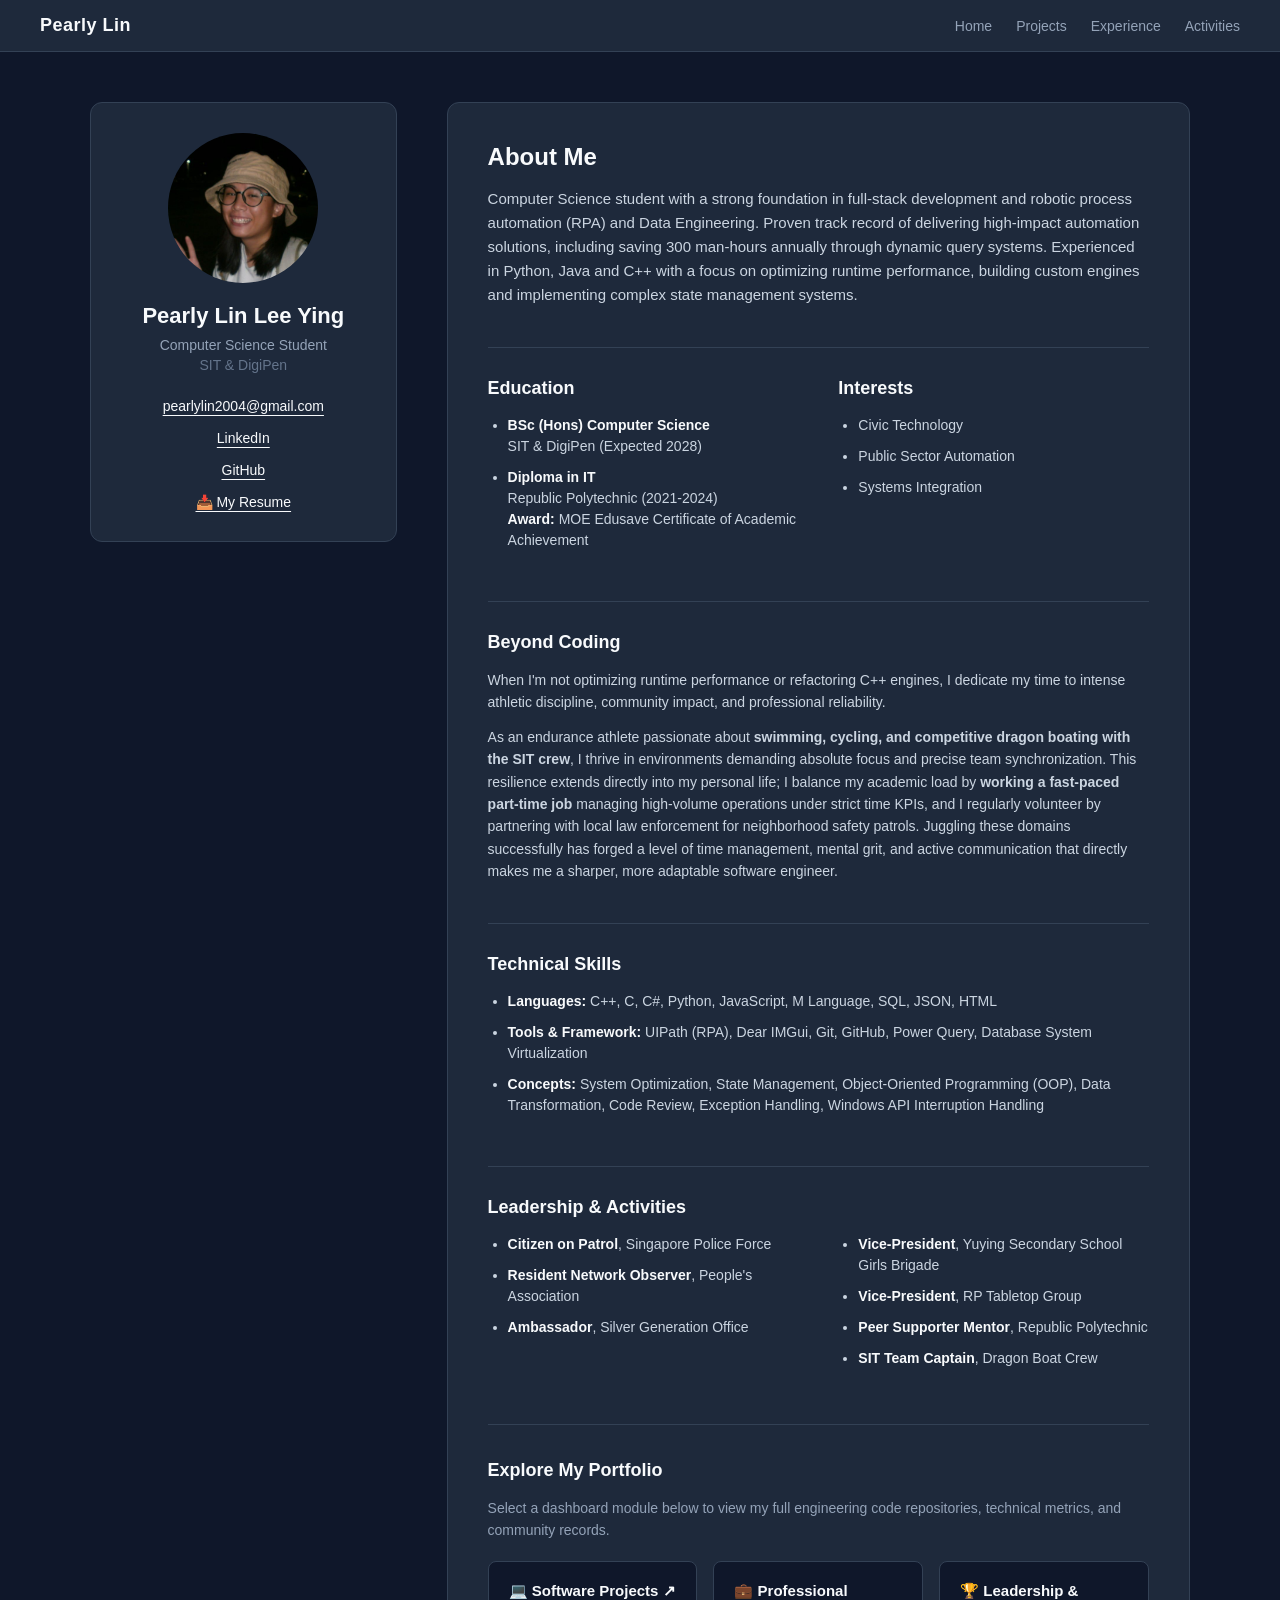
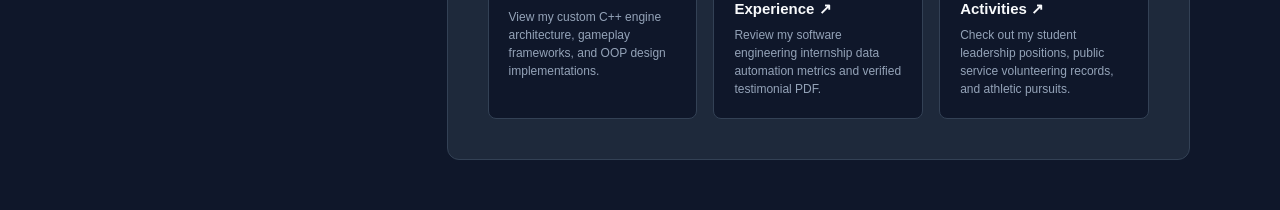
<file: index.html>
<!DOCTYPE html>
<html lang="en">
<head>
    <meta charset="UTF-8">
    <meta name="viewport" content="width=device-width, initial-scale=1.0">
    <title>Pearly Lin | Portfolio</title>
    <link rel="stylesheet" href="style.css">
</head>
<body>

    <nav class="top-navbar">
        <div class="nav-logo">
            <span>Pearly Lin</span>
        </div>
        <ul class="nav-links">
            <li><a href="index.html">Home</a></li>
            <li><a href="projects.html">Projects</a></li>
            <li><a href="experience.html" class="active">Experience</a></li>
            <li><a href="activities.html">Activities</a></li>
        </ul>
    </nav>

    <div id="home-section" class="portfolio-container">
        <aside class="sidebar">
            <img src="profile.jpeg" alt="Pearly Lin" class="profile-img">
            <h2>Pearly Lin Lee Ying</h2>
            <p class="title">Computer Science Student</p>
            <p class="organization">SIT & DigiPen</p>
            
            <div class="social-icons">
                <div class="email-container">
                    <span onclick="copyEmail()" id="email-text" class="email-display" data-tooltip="Click to Copy">
                        pearlylin2004@gmail.com
                    </span>
                </div>
                <div class="linkedin-container">
                    <a href="https://linkedin.com/in/pearly-lin" target="_blank" rel="noopener noreferrer" id="linkedin-text" class="linkedin-display" data-tooltip="LinkedIn Profile">LinkedIn</a>
                </div>
                <div class="github-container">
                    <a href="https://github.com/pearlylin2004" target="_blank" rel="noopener noreferrer" id="github-text" class="github-display" data-tooltip="GitHub Profile">GitHub</a>
                </div>
                <div class="download-container">
                    <a href="PearlyLin_Resume.pdf" download="PearlyLin_Resume.pdf" id="download-text" class="download-display" data-tooltip="Click to Download">
                        📥 My Resume 
                    </a>
                </div>
            </div>
        </aside>

        <main class="main-content">
            
            <section id="about-section" class="about">
                <h2>About Me</h2>
                <p>Computer Science student with a strong foundation in full-stack development and robotic process automation (RPA) and Data Engineering. Proven track record of delivering high-impact automation solutions, including saving 300 man-hours annually through dynamic query systems. Experienced in Python, Java and C++ with a focus on optimizing runtime performance, building custom engines and implementing complex state management systems.</p>
            </section>

            <div class="bottom-grid">
                <section id="education-section" class="education">
                    <h3>Education</h3>
                    <ul>
                        <li><strong>BSc (Hons) Computer Science</strong><br>SIT & DigiPen (Expected 2028) </li>
                        <li><strong>Diploma in IT</strong><br>Republic Polytechnic (2021-2024) <br><strong>Award: </strong>MOE Edusave Certificate of Academic Achievement</li>
                    </ul>
                </section>
                <section class="interests">
                    <h3>Interests</h3>
                    <ul>
                        <li>Civic Technology</li>
                        <li>Public Sector Automation</li>
                        <li>Systems Integration</li>
                    </ul>
                </section>
            </div>

            <div class="bottom-grid">
                <section class="hobbies-panel" style="flex: 1;">
                    <h3>Beyond Coding</h3>
                    <p style="font-size: 14px; color: #cbd5e1; line-height: 1.6; margin: 0; margin-bottom: 12px;">
                        When I'm not optimizing runtime performance or refactoring C++ engines, I dedicate my time to intense athletic discipline, community impact, and professional reliability. 
                    </p>
                    <p style="font-size: 14px; color: #cbd5e1; line-height: 1.6; margin: 0;">
                        As an endurance athlete passionate about <strong>swimming, cycling, and competitive dragon boating with the SIT crew</strong>, I thrive in environments demanding absolute focus and precise team synchronization. This resilience extends directly into my personal life; I balance my academic load by <strong>working a fast-paced part-time job</strong> managing high-volume operations under strict time KPIs, and I regularly volunteer by partnering with local law enforcement for neighborhood safety patrols. Juggling these domains successfully has forged a level of time management, mental grit, and active communication that directly makes me a sharper, more adaptable software engineer.
                    </p>
                </section>
            </div>

            <div class="bottom-grid">
                <section id="technical-section" class="technical">
                    <h3>Technical Skills</h3>
                    <ul>
                        <li><strong>Languages: </strong>C++, C, C#, Python, JavaScript, M Language, SQL, JSON, HTML</li>
                        <li><strong>Tools & Framework: </strong> UIPath (RPA), Dear IMGui, Git, GitHub, Power Query, Database System Virtualization</li>
                        <li><strong>Concepts: </strong> System Optimization, State Management, Object-Oriented Programming (OOP), Data Transformation, Code Review, Exception Handling, Windows API Interruption Handling</li>
                    </ul>
                </section>
            </div>

            <div class="bottom-grid">
                <section id="la-section" class="leadership">
                    <h3>Leadership & Activities</h3>
                    <ul>
                        <li><strong>Citizen on Patrol</strong>, Singapore Police Force</li>
                        <li><strong>Resident Network Observer</strong>, People's Association</li>
                        <li><strong>Ambassador</strong>, Silver Generation Office</li>
                    </ul>
                </section>

                <section class="activities">
                    <h3>&nbsp;</h3>
                    <ul>
                        <li><strong>Vice-President</strong>, Yuying Secondary School Girls Brigade</li>
                        <li><strong>Vice-President</strong>, RP Tabletop Group</li>
                        <li><strong>Peer Supporter Mentor</strong>, Republic Polytechnic</li>
                        <li><strong>SIT Team Captain</strong>, Dragon Boat Crew</li>
                    </ul>
                </section>
            </div>

            <div class="bottom-grid" style="margin-top: 45px; border-top: 1px solid #334155; padding-top: 35px;">
                <section class="directory-panel" style="flex: 1;">
                    <h3>Explore My Portfolio</h3>
                    <p style="font-size: 14px; color: #94a3b8; margin-bottom: 20px; line-height: 1.6;">
                        Select a dashboard module below to view my full engineering code repositories, technical metrics, and community records.
                    </p>
                    
                    <div style="display: grid; grid-template-columns: repeat(auto-fit, minmax(200px, 1fr)); gap: 16px;">
                        
                        <a href="projects.html" style="text-decoration: none; background-color: #0f172a; border: 1px solid #334155; padding: 20px; border-radius: 8px; display: block; transition: all 0.2s ease;" 
                           onmouseover="this.style.borderColor='#4ade80'; this.style.transform='translateY(-2px)';" 
                           onmouseout="this.style.borderColor='#334155'; this.style.transform='translateY(0)';">
                            <h4 style="margin: 0 0 8px 0; color: #f8fafc; font-size: 15px;">💻 Software Projects ↗</h4>
                            <p style="margin: 0; font-size: 12px; color: #94a3b8; line-height: 1.5;">View my custom C++ engine architecture, gameplay frameworks, and OOP design implementations.</p>
                        </a>

                        <a href="experience.html" style="text-decoration: none; background-color: #0f172a; border: 1px solid #334155; padding: 20px; border-radius: 8px; display: block; transition: all 0.2s ease;" 
                           onmouseover="this.style.borderColor='#4ade80'; this.style.transform='translateY(-2px)';" 
                           onmouseout="this.style.borderColor='#334155'; this.style.transform='translateY(0)';">
                            <h4 style="margin: 0 0 8px 0; color: #f8fafc; font-size: 15px;">💼 Professional Experience ↗</h4>
                            <p style="margin: 0; font-size: 12px; color: #94a3b8; line-height: 1.5;">Review my software engineering internship data automation metrics and verified testimonial PDF.</p>
                        </a>

                        <a href="activities.html" style="text-decoration: none; background-color: #0f172a; border: 1px solid #334155; padding: 20px; border-radius: 8px; display: block; transition: all 0.2s ease;" 
                           onmouseover="this.style.borderColor='#4ade80'; this.style.transform='translateY(-2px)';" 
                           onmouseout="this.style.borderColor='#334155'; this.style.transform='translateY(0)';">
                            <h4 style="margin: 0 0 8px 0; color: #f8fafc; font-size: 15px;">🏆 Leadership & Activities ↗</h4>
                            <p style="margin: 0; font-size: 12px; color: #94a3b8; line-height: 1.5;">Check out my student leadership positions, public service volunteering records, and athletic pursuits.</p>
                        </a>

                    </div>
                </section>
            </div>
        </main>
    </div>
    <script src="script.js"></script>
</body>
</html>
</file>
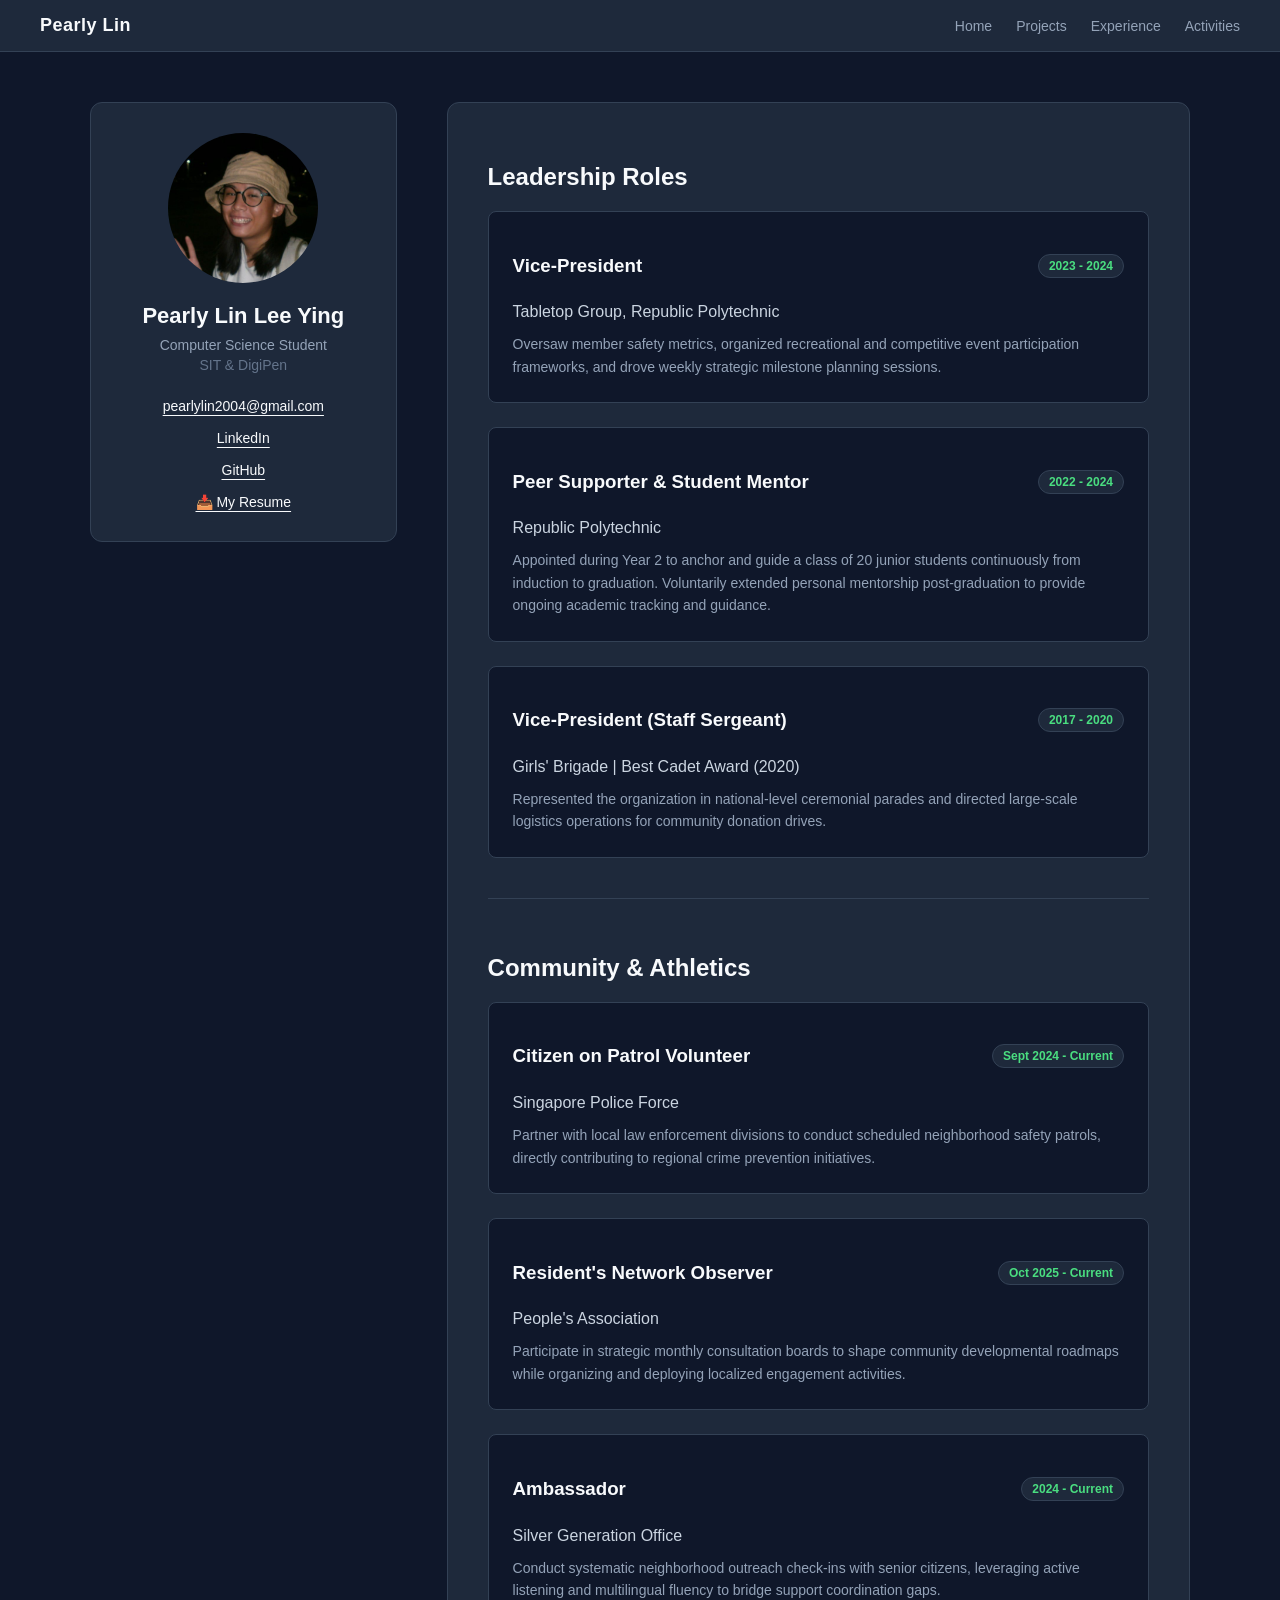
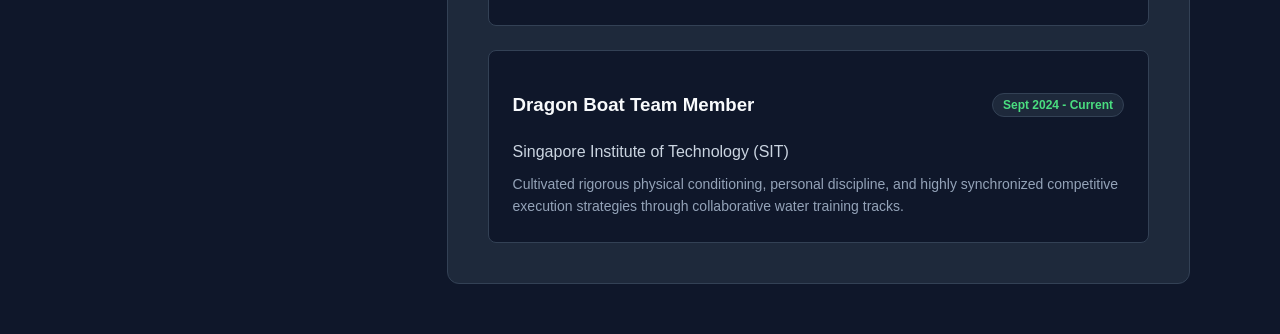
<file: activities.html>
<!DOCTYPE html>
<html lang="en">
<head>
    <meta charset="UTF-8">
    <meta name="viewport" content="width=device-width, initial-scale=1.0">
    <title>Pearly Lin | Leadership & Activities</title>
    <link rel="stylesheet" href="style.css">
</head>
<body>

    <nav class="top-navbar">
        <div class="nav-logo">
            <span>Pearly Lin</span>
        </div>
        <ul class="nav-links">
            <li><a href="index.html">Home</a></li>
            <li><a href="projects.html">Projects</a></li>
            <li><a href="experience.html">Experience</a></li>
            <li><a href="activities.html" class="active">Activities</a></li>
        </ul>
    </nav>

    <div class="portfolio-container">
        <aside class="sidebar">
            <img src="profile.jpeg" alt="Pearly Lin" class="profile-img">
            <h2>Pearly Lin Lee Ying</h2>
            <p class="title">Computer Science Student</p>
            <p class="organization">SIT & DigiPen</p>
            
            <div class="social-icons">
                <div class="email-container">
                    <span onclick="copyEmail()" id="email-text" class="email-display" data-tooltip="Click to Copy">
                        pearlylin2004@gmail.com
                    </span>
                </div>
                <div class="linkedin-container">
                    <a href="https://linkedin.com/in/pearly-lin" target="_blank" rel="noopener noreferrer" id="linkedin-text" class="linkedin-display" data-tooltip="LinkedIn Profile">LinkedIn</a>
                </div>
                <div class="github-container">
                    <a href="https://github.com/pearlylin2004" target="_blank" rel="noopener noreferrer" id="github-text" class="github-display" data-tooltip="GitHub Profile">GitHub</a>
                </div>
                <div class="download-container">
                    <a href="PearlyLin_Resume.pdf" download="PearlyLin_Resume.pdf" id="download-text" class="download-display" data-tooltip="Click to Download">
                        📥 My Resume 
                    </a>
                </div>
            </div>
        </aside>

        <main class="main-content">
            
            <section class="activities-group-section">
                <h2>Leadership Roles</h2>
                
                <div class="activity-display-card" style="background-color: #0f172a; padding: 24px; border-radius: 8px; border: 1px solid #334155; margin-bottom: 24px;">
                    <div class="project-header" style="display: flex; justify-content: space-between; align-items: center; margin-bottom: 8px;">
                        <h3>Vice-President</h3>
                        <span class="tech-tag" style="color: #4ade80; font-size: 12px;">2023 - 2024</span>
                    </div>
                    <p style="color: #cbd5e1; font-weight: 500; margin: 0 0 12px 0;">Tabletop Group, Republic Polytechnic</p>
                    <p style="color: #94a3b8; font-size: 14px; margin: 0; line-height: 1.6;">Oversaw member safety metrics, organized recreational and competitive event participation frameworks, and drove weekly strategic milestone planning sessions.</p>
                </div>

                <div class="activity-display-card" style="background-color: #0f172a; padding: 24px; border-radius: 8px; border: 1px solid #334155; margin-bottom: 24px;">
                    <div class="project-header" style="display: flex; justify-content: space-between; align-items: center; margin-bottom: 8px;">
                        <h3>Peer Supporter & Student Mentor</h3>
                        <span class="tech-tag" style="color: #4ade80; font-size: 12px;">2022 - 2024</span>
                    </div>
                    <p style="color: #cbd5e1; font-weight: 500; margin: 0 0 12px 0;">Republic Polytechnic</p>
                    <p style="color: #94a3b8; font-size: 14px; margin: 0; line-height: 1.6;">Appointed during Year 2 to anchor and guide a class of 20 junior students continuously from induction to graduation. Voluntarily extended personal mentorship post-graduation to provide ongoing academic tracking and guidance.</p>
                </div>

                <div class="activity-display-card" style="background-color: #0f172a; padding: 24px; border-radius: 8px; border: 1px solid #334155; margin-bottom: 40px;">
                    <div class="project-header" style="display: flex; justify-content: space-between; align-items: center; margin-bottom: 8px;">
                        <h3>Vice-President (Staff Sergeant)</h3>
                        <span class="tech-tag" style="color: #4ade80; font-size: 12px;">2017 - 2020</span>
                    </div>
                    <p style="color: #cbd5e1; font-weight: 500; margin: 0 0 12px 0;">Girls' Brigade | Best Cadet Award (2020)</p>
                    <p style="color: #94a3b8; font-size: 14px; margin: 0; line-height: 1.6;">Represented the organization in national-level ceremonial parades and directed large-scale logistics operations for community donation drives.</p>
                </div>
            </section>

            <section class="activities-group-section" style="border-top: 1px solid #334155; padding-top: 35px;">
                <h2>Community & Athletics</h2>
                
                <div class="activity-display-card" style="background-color: #0f172a; padding: 24px; border-radius: 8px; border: 1px solid #334155; margin-bottom: 24px;">
                    <div class="project-header" style="display: flex; justify-content: space-between; align-items: center; margin-bottom: 8px;">
                        <h3>Citizen on Patrol Volunteer</h3>
                        <span class="tech-tag" style="color: #4ade80; font-size: 12px;">Sept 2024 - Current</span>
                    </div>
                    <p style="color: #cbd5e1; font-weight: 500; margin: 0 0 12px 0;">Singapore Police Force</p>
                    <p style="color: #94a3b8; font-size: 14px; margin: 0; line-height: 1.6;">Partner with local law enforcement divisions to conduct scheduled neighborhood safety patrols, directly contributing to regional crime prevention initiatives.</p>
                </div>

                <div class="activity-display-card" style="background-color: #0f172a; padding: 24px; border-radius: 8px; border: 1px solid #334155; margin-bottom: 24px;">
                    <div class="project-header" style="display: flex; justify-content: space-between; align-items: center; margin-bottom: 8px;">
                        <h3>Resident's Network Observer</h3>
                        <span class="tech-tag" style="color: #4ade80; font-size: 12px;">Oct 2025 - Current</span>
                    </div>
                    <p style="color: #cbd5e1; font-weight: 500; margin: 0 0 12px 0;">People's Association</p>
                    <p style="color: #94a3b8; font-size: 14px; margin: 0; line-height: 1.6;">Participate in strategic monthly consultation boards to shape community developmental roadmaps while organizing and deploying localized engagement activities.</p>
                </div>

                <div class="activity-display-card" style="background-color: #0f172a; padding: 24px; border-radius: 8px; border: 1px solid #334155; margin-bottom: 24px;">
                    <div class="project-header" style="display: flex; justify-content: space-between; align-items: center; margin-bottom: 8px;">
                        <h3>Ambassador</h3>
                        <span class="tech-tag" style="color: #4ade80; font-size: 12px;">2024 - Current</span>
                    </div>
                    <p style="color: #cbd5e1; font-weight: 500; margin: 0 0 12px 0;">Silver Generation Office</p>
                    <p style="color: #94a3b8; font-size: 14px; margin: 0; line-height: 1.6;">Conduct systematic neighborhood outreach check-ins with senior citizens, leveraging active listening and multilingual fluency to bridge support coordination gaps.</p>
                </div>

                <div class="activity-display-card" style="background-color: #0f172a; padding: 24px; border-radius: 8px; border: 1px solid #334155;">
                    <div class="project-header" style="display: flex; justify-content: space-between; align-items: center; margin-bottom: 8px;">
                        <h3>Dragon Boat Team Member</h3>
                        <span class="tech-tag" style="color: #4ade80; font-size: 12px;">Sept 2024 - Current</span>
                    </div>
                    <p style="color: #cbd5e1; font-weight: 500; margin: 0 0 12px 0;">Singapore Institute of Technology (SIT)</p>
                    <p style="color: #94a3b8; font-size: 14px; margin: 0; line-height: 1.6;">Cultivated rigorous physical conditioning, personal discipline, and highly synchronized competitive execution strategies through collaborative water training tracks.</p>
                </div>
            </section>
            
        </main>
    </div>

    <script src="script.js"></script>
</body>
</html>
</file>
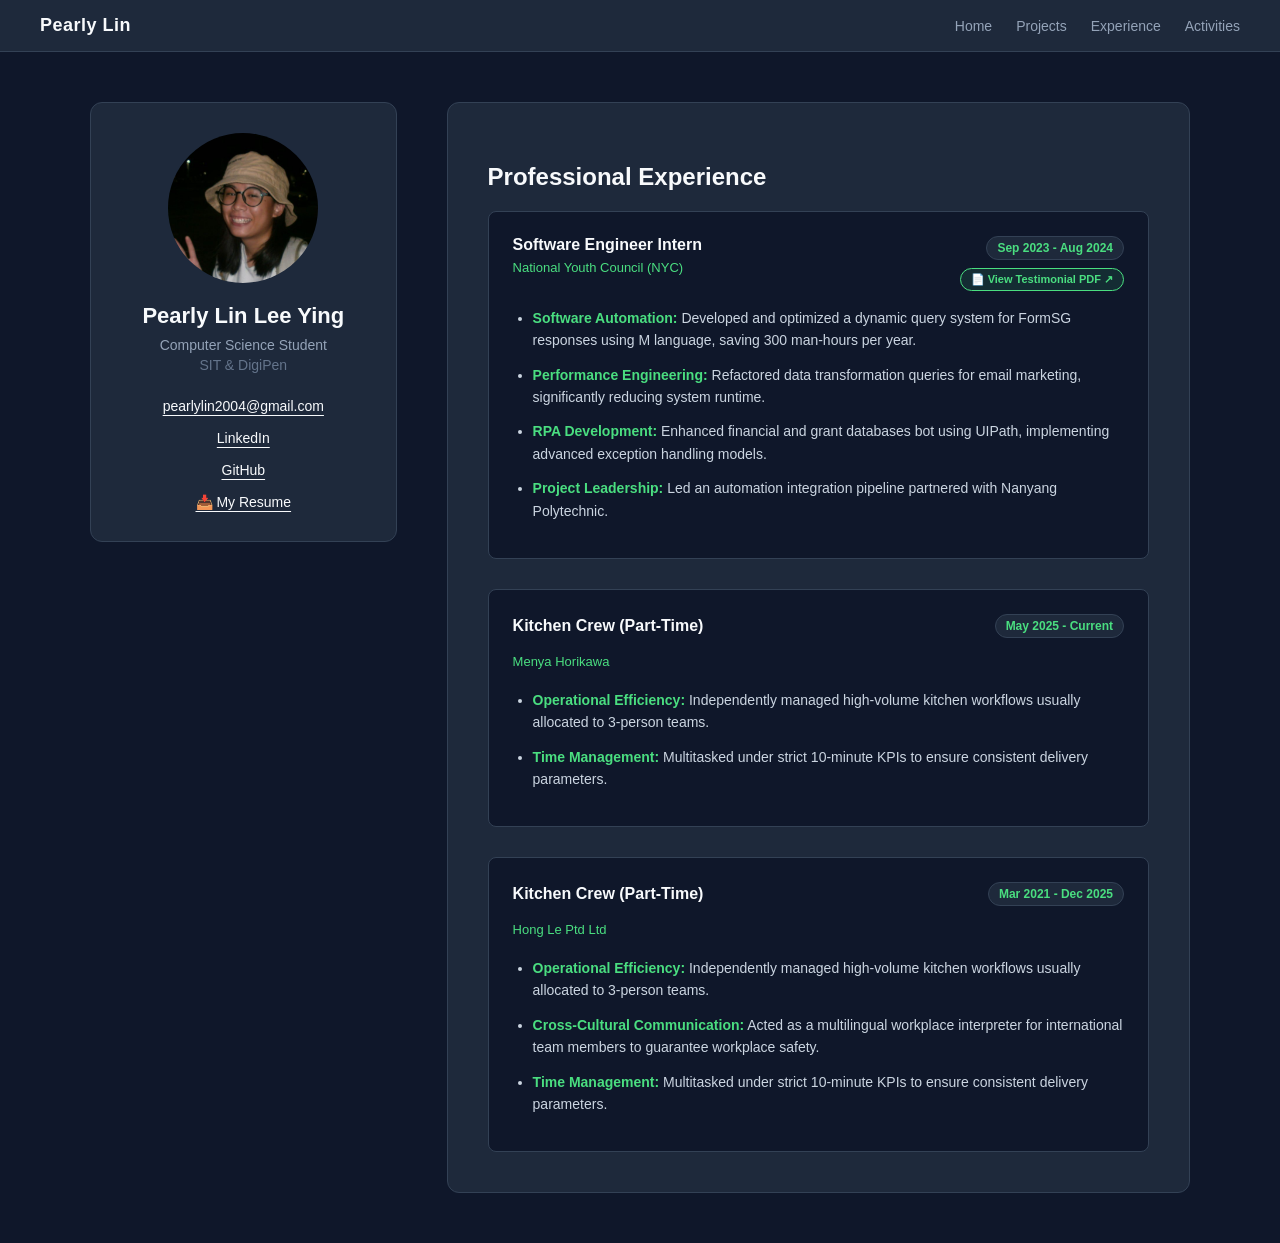
<file: experience.html>
<!DOCTYPE html>
<html lang="en">
<head>
    <meta charset="UTF-8">
    <meta name="viewport" content="width=device-width, initial-scale=1.0">
    <title>Pearly Lin | Professional Experience</title>
    <link rel="stylesheet" href="style.css">
</head>
<body>

    <nav class="top-navbar">
        <div class="nav-logo">
            <span>Pearly Lin</span>
        </div>
        <ul class="nav-links">
            <li><a href="index.html">Home</a></li>
            <li><a href="projects.html">Projects</a></li>
            <li><a href="experience.html" class="active">Experience</a></li>
            <li><a href="activities.html">Activities</a></li>
        </ul>
    </nav>

    <div class="portfolio-container">
        <aside class="sidebar">
            <img src="profile.jpeg" alt="Pearly Lin" class="profile-img">
            <h2>Pearly Lin Lee Ying</h2>
            <p class="title">Computer Science Student</p>
            <p class="organization">SIT & DigiPen</p>
            
            <div class="social-icons">
                <div class="email-container">
                    <span onclick="copyEmail()" id="email-text" class="email-display" data-tooltip="Click to Copy">
                        pearlylin2004@gmail.com
                    </span>
                </div>
                <div class="linkedin-container">
                    <a href="https://linkedin.com/in/pearly-lin" target="_blank" rel="noopener noreferrer" id="linkedin-text" class="linkedin-display" data-tooltip="LinkedIn Profile">LinkedIn</a>
                </div>
                <div class="github-container">
                    <a href="https://github.com/pearlylin2004" target="_blank" rel="noopener noreferrer" id="github-text" class="github-display" data-tooltip="GitHub Profile">GitHub</a>
                </div>
                <div class="download-container">
                    <a href="PearlyLin_Resume.pdf" download="PearlyLin_Resume.pdf" id="download-text" class="download-display" data-tooltip="Click to Download">
                        📥 My Resume 
                    </a>
                </div>
            </div>
        </aside>

        <main class="main-content">
            <h2>Professional Experience</h2>
            <div class="experience-card" style="background-color: #0f172a; padding: 24px; border-radius: 8px; border: 1px solid #334155; margin-bottom: 30px;">
                <div class="project-header" style="display: flex; justify-content: space-between; align-items: flex-start;">
                    <div>
                        <h3 style="margin: 0;">Software Engineer Intern</h3>
                        <p style="color: #4ade80; font-weight: 500; margin: 4px 0 0 0;">National Youth Council (NYC)</p>
                    </div>
                    <div style="text-align: right; display: flex; flex-direction: column; align-items: flex-end; gap: 8px;">
                        <span class="tech-tag" style="color: #4ade80; font-size: 12px;">Sep 2023 - Aug 2024</span>
                        <a href="nyc_testimonial.pdf" target="_blank" rel="noopener noreferrer" class="tech-tag" style="background-color: rgba(74, 222, 128, 0.1); border-color: #4ade80; color: #4ade80; text-decoration: none; display: inline-flex; align-items: center; gap: 6px; font-weight: 600; margin: 0;">
                            📄 View Testimonial PDF ↗
                        </a>
                    </div>
                </div>
                <ul class="modal-details-list" style="padding-left: 20px; color: #cbd5e1; line-height: 1.6; margin-top: 16px;">
                    <li><strong>Software Automation:</strong> Developed and optimized a dynamic query system for FormSG responses using M language, saving 300 man-hours per year.</li>
                    <li><strong>Performance Engineering:</strong> Refactored data transformation queries for email marketing, significantly reducing system runtime.</li>
                    <li><strong>RPA Development:</strong> Enhanced financial and grant databases bot using UIPath, implementing advanced exception handling models.</li>
                    <li><strong>Project Leadership:</strong> Led an automation integration pipeline partnered with Nanyang Polytechnic.</li>
                </ul>
            </div>

            <div class="experience-card" style="background-color: #0f172a; padding: 24px; border-radius: 8px; border: 1px solid #334155; margin-bottom: 30px;">
                <div class="project-header" style="display: flex; justify-content: space-between; align-items: center;">
                    <h3>Kitchen Crew (Part-Time)</h3>
                    <span class="tech-tag" style="color: #4ade80; font-size: 12px;">May 2025 - Current</span>
                </div>
                <p style="color: #4ade80; font-weight: 500; margin: 4px 0 16px 0;">Menya Horikawa</p>
                <ul class="modal-details-list" style="padding-left: 20px; color: #cbd5e1; line-height: 1.6;">
                    <li><strong>Operational Efficiency:</strong> Independently managed high-volume kitchen workflows usually allocated to 3-person teams.</li>
                    <li><strong>Time Management:</strong> Multitasked under strict 10-minute KPIs to ensure consistent delivery parameters.</li>
                </ul>
            </div>

            <div class="experience-card" style="background-color: #0f172a; padding: 24px; border-radius: 8px; border: 1px solid #334155;">
                <div class="project-header" style="display: flex; justify-content: space-between; align-items: center;">
                    <h3>Kitchen Crew (Part-Time)</h3>
                    <span class="tech-tag" style="color: #4ade80; font-size: 12px;">Mar 2021 - Dec 2025</span>
                </div>
                <p style="color: #4ade80; font-weight: 500; margin: 4px 0 16px 0;">Hong Le Ptd Ltd</p>
                <ul class="modal-details-list" style="padding-left: 20px; color: #cbd5e1; line-height: 1.6;">
                    <li><strong>Operational Efficiency:</strong> Independently managed high-volume kitchen workflows usually allocated to 3-person teams.</li>
                    <li><strong>Cross-Cultural Communication:</strong> Acted as a multilingual workplace interpreter for international team members to guarantee workplace safety.</li>
                    <li><strong>Time Management:</strong> Multitasked under strict 10-minute KPIs to ensure consistent delivery parameters.</li>
                </ul>
            </div>
        </main>
    </div>



    <script src="script.js"></script>
</body>
</html>
</file>
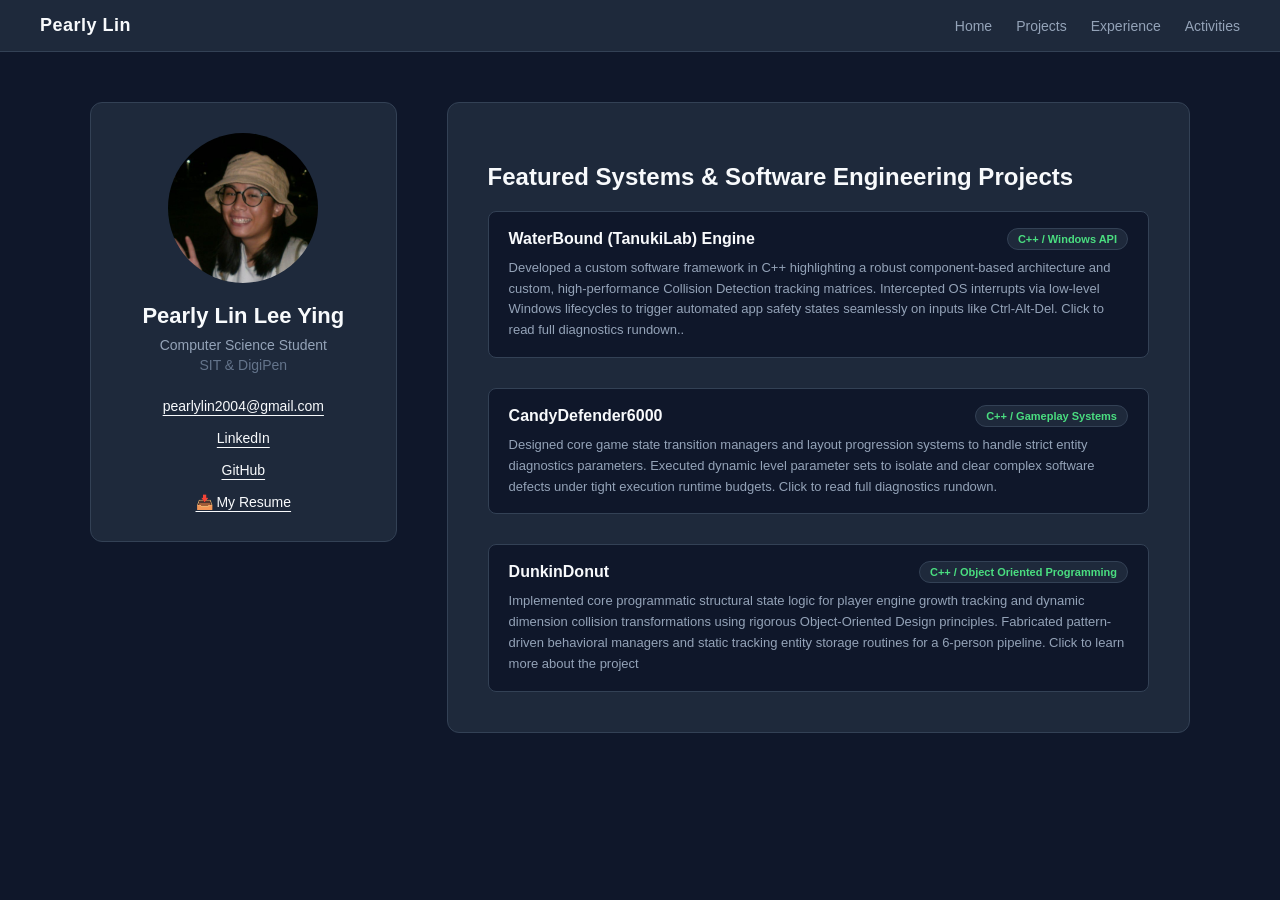
<file: projects.html>
<!DOCTYPE html>
<html lang="en">
<head>
    <meta charset="UTF-8">
    <meta name="viewport" content="width=device-width, initial-scale=1.0">
    <title>Pearly Lin | Systems & Software Projects</title>
    <link rel="stylesheet" href="style.css">
</head>
<body>

    <nav class="top-navbar">
        <div class="nav-logo">
            <span>Pearly Lin</span>
        </div>
        <ul class="nav-links">
            <li><a href="index.html">Home</a></li>
            <li><a href="projects.html" class="active">Projects</a></li>
            <li><a href="experience.html">Experience</a></li>
            <li><a href="activities.html">Activities</a></li>
        </ul>
    </nav>

    <div class="portfolio-container">
        <aside class="sidebar">
            <img src="profile.jpeg" alt="Pearly Lin" class="profile-img">
            <h2>Pearly Lin Lee Ying</h2>
            <p class="title">Computer Science Student</p>
            <p class="organization">SIT & DigiPen</p>
            
            <div class="social-icons">
                <div class="email-container">
                    <span onclick="copyEmail()" id="email-text" class="email-display" data-tooltip="Click to Copy">
                        pearlylin2004@gmail.com
                    </span>
                </div>
                <div class="linkedin-container">
                    <a href="https://linkedin.com/in/pearly-lin" target="_blank" rel="noopener noreferrer" id="linkedin-text" class="linkedin-display" data-tooltip="LinkedIn Profile">LinkedIn</a>
                </div>
                <div class="github-container">
                    <a href="https://github.com/pearlylin2004" target="_blank" rel="noopener noreferrer" id="github-text" class="github-display" data-tooltip="GitHub Profile">GitHub</a>
                </div>
                <div class="download-container">
                    <a href="PearlyLin_Resume.pdf" download="PearlyLin_Resume.pdf" id="download-text" class="download-display" data-tooltip="Click to Download">
                        📥 My Resume 
                    </a>
                </div>
            </div>
        </aside>

        <main class="main-content">
            <h2>Featured Systems & Software Engineering Projects</h2>
            
            <div class="projects-grid" style="display: grid; grid-template-columns: 1fr; gap: 30px;">
                 <div class="project-card compact-card" onclick="openModal('waterbound-modal')">
                    <div class="project-header">
                        <h3>WaterBound (TanukiLab) Engine</h3>
                        <span class="tech-tag">C++ / Windows API</span>
                    </div>
                    <p>Developed a custom software framework in C++ highlighting a robust component-based architecture and custom, high-performance Collision Detection tracking matrices. Intercepted OS interrupts via low-level Windows lifecycles to trigger automated app safety states seamlessly on inputs like Ctrl-Alt-Del. Click to read full diagnostics rundown..</p>
                </div>
                <div class="project-card compact-card" onclick="openModal('candy-modal')">
                    <div class="project-header">
                        <h3>CandyDefender6000</h3>
                        <span class="tech-tag">C++ / Gameplay Systems</span>
                    </div>
                    <p>Designed core game state transition managers and layout progression systems to handle strict entity diagnostics parameters. Executed dynamic level parameter sets to isolate and clear complex software defects under tight execution runtime budgets. Click to read full diagnostics rundown.</p>
                </div>

                <div class="project-card compact-card" onclick="openModal('donut-modal')">
                    <div class="project-header">
                        <h3>DunkinDonut</h3>
                        <span class="tech-tag">C++ / Object Oriented Programming</span>
                    </div>
                    <p>Implemented core programmatic structural state logic for player engine growth tracking and dynamic dimension collision transformations using rigorous Object-Oriented Design principles. Fabricated pattern-driven behavioral managers and static tracking entity storage routines for a 6-person pipeline. Click to learn more about the project</p>
                </div>

            <div id="waterbound-modal" class="project-modal-overlay" onclick="closeModalOnOverlay(event)">
                <div class="modal-card">
                    <button class="close-modal-btn" onclick="closeModal('waterbound-modal')">&times;</button>
                    <div class="modal-header">
                        <h2>WaterBound (TanukiLab) - Custom Engine & Framework</h2>
                        <span class="tech-tag">C++ / Windows API / QA</span>
                    </div>
                    <p class="modal-role"><strong>Role:</strong> Programmer & Collision Champion (Team of 9) | Sept 2025 - Feb 2026</p>
                    <ul class="modal-details-list">
                        <li><strong>Core Systems & Architecture:</strong> Developed a custom software engine in C++ featuring component-based architecture and designed a robust, optimized Collision Detection System[cite: 17].</li>
                        <li><strong>OS & Event Integration:</strong> Engineered low-level Windows lifecycle and interruption handling, implementing window focus loss detection and automated pause states on system interrupts like Ctrl-Alt-Del.</li>
                        <li><strong>Technical Debt & QA:</strong> Voluntarily stepped up to refactor, debug, and sanitize team-contributed code across physics and core state management systems, ensuring final application stability.</li>
                        <li><strong>Technical Communication:</strong> Collaborated with the team to deliver technical project updates, effectively communicating architecture choices and engine capabilities to stakeholders[cite: 20].</li>
                    </ul>
                </div>
            </div>

             <div id="candy-modal" class="project-modal-overlay" onclick="closeModalOnOverlay(event)">
                <div class="modal-card">
                    <button class="close-modal-btn" onclick="closeModal('candy-modal')">&times;</button>
                    <div class="modal-header">
                        <h2>CandyDefender6000 - Strategy System</h2>
                        <span class="tech-tag">C++ / OOP Design Patterns</span>
                    </div>
                    <p class="modal-role"><strong>Role:</strong> Systems & Level Programmer (Team of 4) | Jan 2025- Mar 2025</p>
                    <ul class="modal-details-list">
                        <li><strong>State Management:</strong> Implemented core game state transitions and level progression logic in C++ to handle entity updates and win/loss conditions.</li>
                        <li><strong>System Troubleshooting:</strong> Performed extensive debugging and diagnostic testing across multiple gameplay levels to isolate and resolve software defects.</li>
                        <li><strong>Level Integration:</strong> Configured level-specific parameters and integrated dynamic entity states to ensure stable runtime execution.</li>
                    </ul>
                </div>
            </div>

             <div id="donut-modal" class="project-modal-overlay" onclick="closeModalOnOverlay(event)">
                <div class="modal-card">
                    <button class="close-modal-btn" onclick="closeModal('donut-modal')">&times;</button>
                    <div class="modal-header">
                        <h2>DunkinDonut - OOP</h2>
                        <span class="tech-tag">C++ / Object Oriented Programming</span>
                    </div>
                    <p class="modal-role"><strong>Role:</strong> Collision Programmer (Team of 6) | Sept 2024 - Dec 2024</p>
                    <ul class="modal-details-list">
                        <li><strong>Object-Oriented Design:</strong> Implemented core logic for player growth and collision scaling in C++ using Object-Oriented Programming principles.</li>
                        <li><strong>Entity Management:</strong> Developed centralized entity management systems and pattern-based state behaviours.</li>
                        <li><strong>Collision:</strong> Implemented collision between players, mini donuts and boss donut.</li>
                        <li><strong>GitHub Link: </strong> <a href="https://github.com/pearlylin2004/team_dunkindonut_f24.git" target="_blank" rel="noopener noreferrer" class="linkedin-display">DunkinDonut GitHub</a> </li>
                    </ul>
                </div>
            </div>
        </main>
    </div>

    <script src="script.js"></script>
</body>
</html>
</file>
<file: style.css>
/* ==========================================================================
   1. GLOBAL RESET & BASE THEME CONFIGURATION
   ========================================================================== */
html, body {
    margin: 0;
    padding: 0;
    width: 100%;
    min-height: 100vh;
    background-color: #0f172a; /* Deep tech slate blue background canvas */
    color: #f8fafc;            /* Crisp off-white text for easy reading */
    font-family: -apple-system, BlinkMacSystemFont, "Segoe UI", sans-serif;
    scroll-behavior: smooth;   /* Elegant smooth scrolling transitions */
}

/* ==========================================================================
   2. TOP NAVIGATION BAR STYLING
   ========================================================================== */
.top-navbar {
    display: flex;
    justify-content: space-between; /* Pushes brand name left, menu links right */
    align-items: center;
    background-color: #1e293b;     /* Matches lighter card backgrounds */
    padding: 15px 40px;
    border-bottom: 1px solid #334155; /* Subtle separation line */
    position: sticky;              /* Floats permanently at the top of the viewport */
    top: 0;
    z-index: 100;                  /* Layered on top of content cards */
}

.nav-logo span {
    font-weight: 700;
    font-size: 18px;
    color: #f8fafc;
    letter-spacing: 0.5px;
}

.nav-links {
    list-style: none;              /* Removes default bullet points */
    display: flex;
    gap: 24px;                     /* Grid spacing between individual items */
    margin: 0;
    padding: 0;
}

.nav-links a {
    text-decoration: none;
    color: #94a3b8;                /* Soft muted gray text */
    font-size: 14px;
    font-weight: 500;
    transition: color 0.2s;
}

.nav-links a:hover {
    color: #4ade80;                /* Transforms to tech emerald green on hover */
}

/* ==========================================================================
   3. LAYOUT MAIN GRID STRUCTURE
   ========================================================================== */
.portfolio-container {
    display: flex;
    max-width: 1100px;
    margin: 50px auto;
    gap: 50px; 
    padding: 0 20px;
}

/* ==========================================================================
   4. LEFT COLUMN: SIDEBAR PROFILE CARD
   ========================================================================== */
.sidebar {
    flex: 1; 
    text-align: center;
    background-color: #1e293b; /* Elevated lighter slate box */
    padding: 30px 20px;
    border-radius: 12px;
    height: fit-content;      /* Card collapses tightly to structural height */
    border: 1px solid #334155; 
}

.sidebar h2 {
    margin-top: 0;
    margin-bottom: 8px;
    font-size: 22px;
}

.sidebar p.title {
    margin-top: 0;
    margin-bottom: 4px;
    font-size: 14px;
    color: #94a3b8;
}

.sidebar p.organization {
    margin-top: 0;
    margin-bottom: 24px;
    font-size: 14px;
    color: #64748b;
}

.profile-img {
    width: 150px;
    height: 150px;
    border-radius: 50%;        /* Formats profile picture into a perfect circle */
    object-fit: cover;
    margin-bottom: 16px;
}

/* ==========================================================================
   5. INTERACTIVE CONTACT LINKS & TOOLTIPS (SIDEBAR)
   ========================================================================== */
.social-icons {
    display: flex;
    flex-direction: column;    /* Columns format to stack items cleanly */
    align-items: center;
    gap: 14px;                 
}

.email-container, 
.download-container, 
.linkedin-container,
.github-container {
    position: relative;
    display: inline-block;     /* Bounds wrapper dimensions directly to text content */
}

/* Base formatting for interactive displays and wrapped standard anchor links */
.email-display, 
.download-display, 
.linkedin-display,
.download-display a,
.linkedin-display a,
.github-display,
.linkedin-display a {
    font-size: 14px;
    color: #f8fafc;            /* Keeps links white in baseline configuration */
    font-weight: 500;
    cursor: pointer;
    text-decoration: underline;
    text-underline-offset: 4px;
    transition: color 0.2s, opacity 0.2s;
}

/* Active Hover Transitions */
.email-display:hover, 
.download-display:hover, 
.linkedin-display:hover,
.download-display:hover a,
.linkedin-display:hover a,
.github-display:hover,
.github-display:hover a {
    color: #4ade80 !important; /* Overrides native browser purple/blue presets */
    opacity: 1;
}

/* Custom CSS Tooltip Card Rendering Engine */
.email-display::after, 
.download-display::after, 
.linkedin-display::after,
.github-display::after {
    content: attr(data-tooltip);
    position: absolute;
    bottom: 160%;              /* Places tooltip badge safely above the line of text */
    left: 50%;
    transform: translateX(-50%) scale(0.8);
    background-color: #f8fafc; /* Crisp light container block */
    color: #0f172a;            /* Dark text fill */
    padding: 6px 10px;
    font-size: 11px;
    border-radius: 4px;
    white-space: nowrap;       /* Prevents string breakage under tight dimensions */
    opacity: 0;
    pointer-events: none;      /* Ghost layer: permits click behaviors directly through to link */
    transition: all 0.2s ease;
    box-shadow: 0 4px 6px -1px rgba(0, 0, 0, 0.3);
    z-index: 10;
}

.email-display:hover::after, 
.download-display:hover::after, 
.linkedin-display:hover::after,
.github-display:hover::after {
    opacity: 1;
    transform: translateX(-50%) scale(1);
}

/* ==========================================================================
   6. RIGHT COLUMN: MAIN CONTENT FLOW & PANELS
   ========================================================================== */
.main-content {
    flex: 2.5; 
    background-color: #1e293b; 
    padding: 40px;
    border-radius: 12px;
    border: 1px solid #334155;
}

.about h2 {
    margin-top: 0;
    margin-bottom: 16px;
    font-size: 24px;
}

.about p {
    font-size: 15px;
    color: #cbd5e1;
    line-height: 1.6;
}

/* ==========================================================================
   7. FEATURED PROJECTS SECTIONS (GRID MODE)
   ========================================================================== */
.projects-section, .experience-section {
    margin-top: 45px;
    margin-bottom: 45px;
}

.projects-section h2, .experience-section h2{
    margin-top: 0;
    margin-bottom: 20px;
    font-size: 24px;
}

.projects-grid, .experience-grid, .workE-grid{
    display: grid;
    grid-template-columns: repeat(auto-fit, minmax(300px, 1fr)); /* Auto-responsive grid tracks */
    gap: 20px;
}

.project-card, .experience-card, .workE-card{
    background-color: #0f172a; /* Deep canvas dark fill inside cards */
    padding: 24px;
    border-radius: 8px;
    border: 1px solid #334155;
    transition: transform 0.2s ease, border-color 0.2s ease;
}

.project-card:hover, .experience-card:hover, .workE-card:hover{
    transform: translateY(-4px); /* Vertical fluid card lift */
    border-color: #4ade80;       /* Card border turns emerald green */
}

.project-header, .experience-header, .workE-header {
    display: flex;
    justify-content: space-between;
    align-items: center;
    margin-bottom: 14px;
}

.project-card h3, .experience-card h3, .workE-card h3 {
    margin: 0;
    font-size: 16px;
    color: #f8fafc;
}

.tech-tag {
    font-size: 11px;
    background-color: #1e293b;
    color: #4ade80;             /* Highlights development framework indicators */
    padding: 4px 10px;
    border-radius: 12px;
    font-weight: 600;
    border: 1px solid #334155;
}

.project-card p, .experience-card p, .workE-card p{
    margin: 0;
    font-size: 13px;
    color: #94a3b8;
    line-height: 1.6;
}

/* ==========================================================================
   8. SECONDARY LAYOUT COMPONENTS (INTERESTS & EDUCATION ROW)
   ========================================================================== */
.bottom-grid {
    display: flex;
    gap: 40px;
    margin-top: 40px;
    border-top: 1px solid #334155;
    padding-top: 30px;
}

.interests, .education, .activities, .leadership, .technical {
    flex: 1;
}

.bottom-grid h3 {
    margin-top: 0;
    margin-bottom: 16px;
    font-size: 18px;
    color: #f8fafc;
}

.bottom-grid ul {
    margin: 0;
    padding-left: 20px;
}

.bottom-grid li {
    font-size: 14px;
    color: #cbd5e1;
    margin-bottom: 10px;
    line-height: 1.5;
}

.bottom-grid li strong {
    color: #f8fafc;
}

/* ==========================================================================
   9. POPUP MODAL ARCHITECTURE STYLING
   ========================================================================== */
/* The dark transparent background overlay screen */
.project-modal-overlay, .experience-modal-overlay, .workE-modal-overlay {
    position: fixed;
    top: 0;
    left: 0;
    width: 100%;
    height: 100%;
    background-color: rgba(15, 23, 42, 0.85); /* Dark tint overlay matching canvas */
    backdrop-filter: blur(4px);               /* Frosted glass effect */
    display: flex;
    justify-content: center;
    align-items: center;
    z-index: 1000;                            /* Forces pop-up over sticky navbar */
    opacity: 0;
    pointer-events: none;
    transition: opacity 0.2s ease-in-out;
}

/* The structural layout details card inside the overlay */
.modal-card {
    background-color: #1e293b; /* Dark slate card background match */
    border: 1px solid #334155;
    border-radius: 12px;
    width: 90%;
    max-width: 650px;
    padding: 35px;
    position: relative;
    box-shadow: 0 20px 25px -5px rgba(0, 0, 0, 0.5);
    transform: scale(0.95);
    transition: transform 0.2s ease-in-out;
}

.project-modal-overlay.active, .experience-modal-overlay.active, .workE-modal-overlay.active  {
    opacity: 1 !important;
    pointer-events: auto !important;
}

.project-modal-overlay.active .modal-card,
.experience-modal-overlay.active .modal-card,
.workE-modal-overlay .modal-card{
    transform: scale(1) !important;
}

/* Simple exit button upper-right corner */
.close-modal-btn {
    position: absolute;
    top: 20px;
    right: 20px;
    background: none;
    border: none;
    color: #94a3b8;
    font-size: 28px;
    cursor: pointer;
    line-height: 1;
    transition: color 0.1s;
}

.close-modal-btn:hover {
    color: #4ade80; /* Glows signature emerald green on hover */
}

.modal-header {
    display: flex;
    justify-content: space-between;
    align-items: flex-start;
    gap: 16px;
    margin-bottom: 8px;
}

.modal-header h2 {
    margin: 0;
    font-size: 20px;
    color: #f8fafc;
    line-height: 1.4;
}

.modal-role {
    margin: 0 0 20px 0;
    font-size: 13px;
    color: #94a3b8;
}

.modal-details-list {
    margin: 0;
    padding-left: 20px;
}

.modal-details-list li {
    font-size: 14px;
    color: #cbd5e1;
    margin-bottom: 12px;
    line-height: 1.6;
}

.modal-details-list li strong {
    color: #4ade80; /* Highlight core achievement titles */
}

/* ==========================================================================
   OPTIONAL: COMPACT LAYOUT OPTIMIZATIONS
   ========================================================================== */
.compact-card {
    padding: 16px 20px !important; 
}

.compact-card .project-header, .compact-card .experience-header, .wokrE-header {
    margin-bottom: 8px !important;
}
</file>
